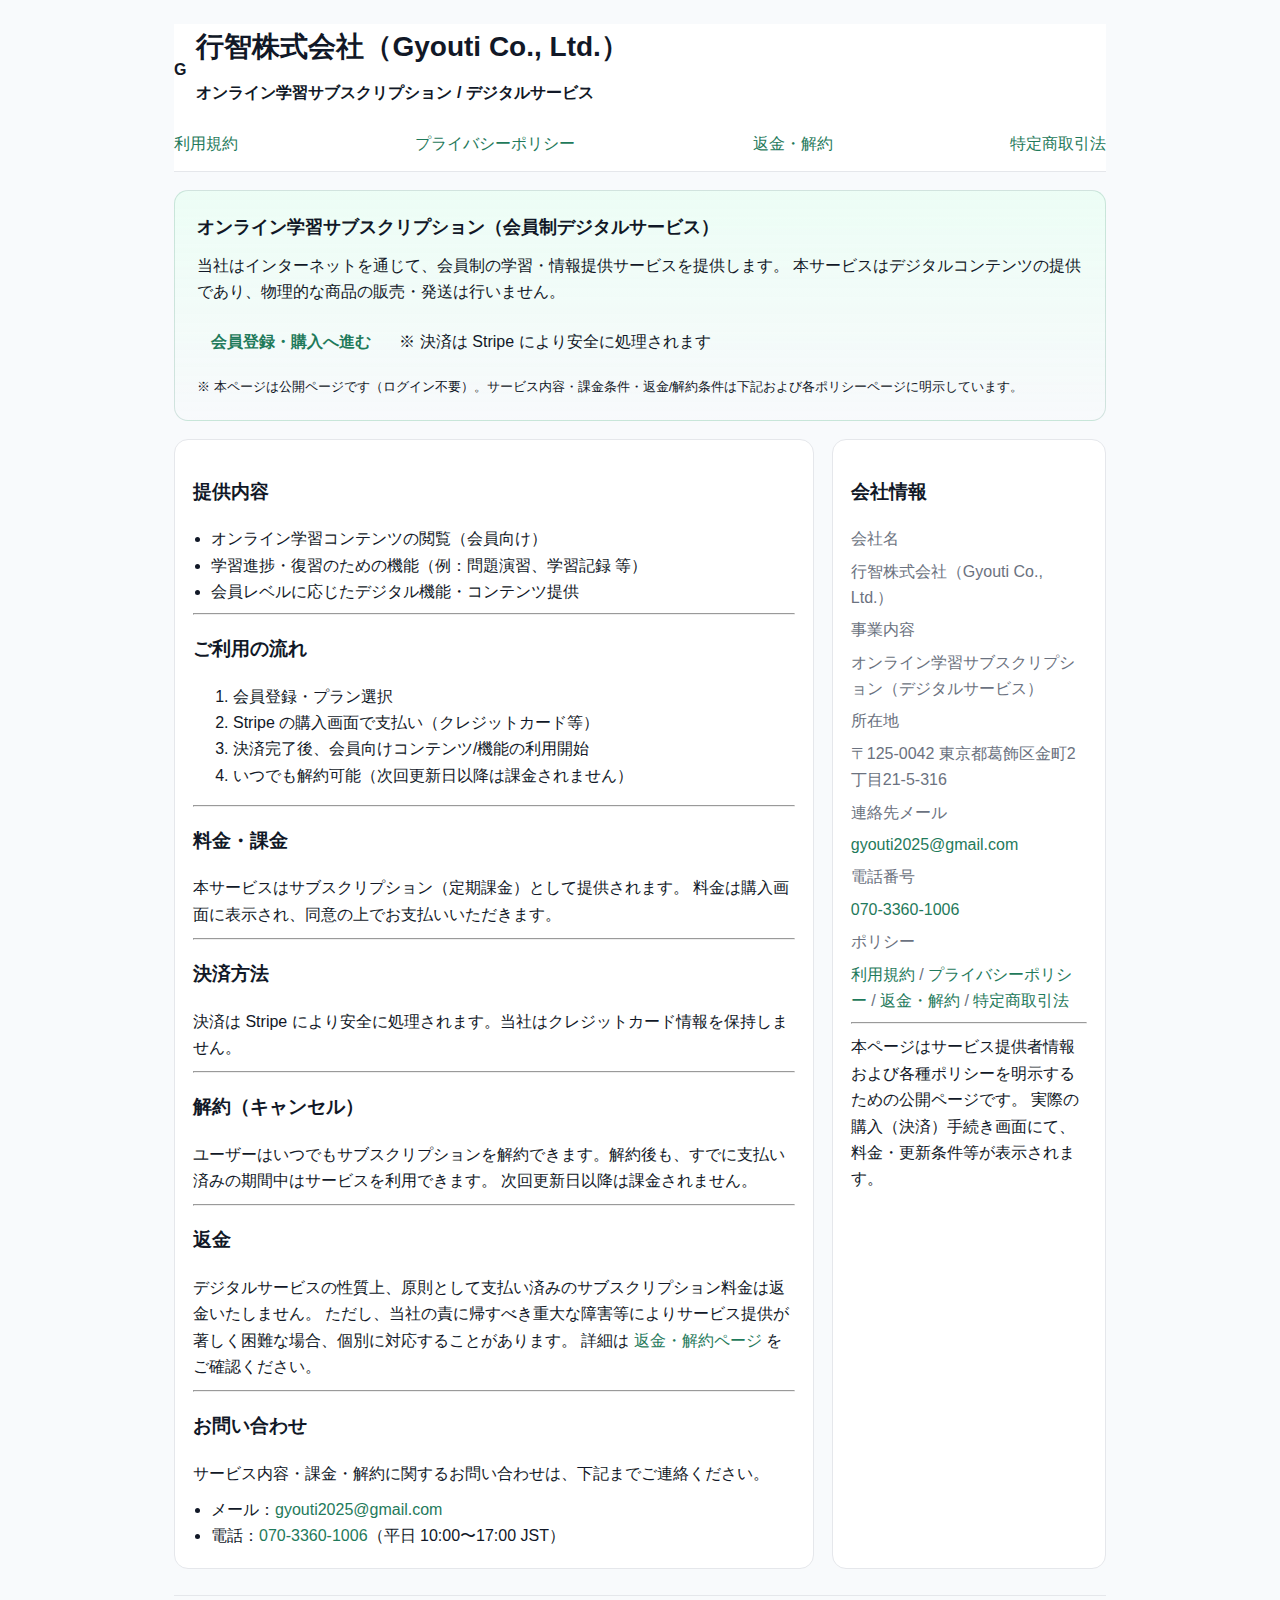
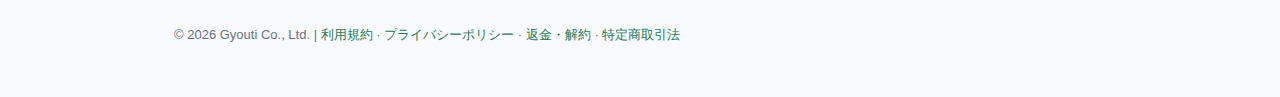
<file: index.html>
<!doctype html>
<html lang="ja">
<head>
  <meta charset="utf-8" />
  <meta name="viewport" content="width=device-width, initial-scale=1" />
  <title>行智株式会社（Gyouti Co., Ltd.）｜オンライン学習サブスクリプション</title>
  <meta name="description" content="行智株式会社はオンライン学習サブスクリプション（デジタルサービス）を提供しています。料金はサブスクリプションとして請求され、決済はStripeにより安全に処理されます。" />
  <link rel="stylesheet" href="/assets/style.css" />
</head>

<body>
  <div class="container">
    <header class="header">
      <div class="brand">
        <div class="logo">G</div>
        <div>
          <h1>行智株式会社（Gyouti Co., Ltd.）</h1>
          <p>オンライン学習サブスクリプション / デジタルサービス</p>
        </div>
      </div>
      <nav class="nav" aria-label="Primary">
        <a href="/terms.html">利用規約</a>
        <a href="/privacy.html">プライバシーポリシー</a>
        <a href="/refund.html">返金・解約</a>
        <a href="/tokutei.html">特定商取引法</a>
      </nav>
    </header>

    <section class="hero">
      <h2>オンライン学習サブスクリプション（会員制デジタルサービス）</h2>
      <p>
        当社はインターネットを通じて、会員制の学習・情報提供サービスを提供します。
        本サービスはデジタルコンテンツの提供であり、物理的な商品の販売・発送は行いません。
      </p>

      <div style="margin-top: 14px;">
        <a
          href="https://kanago.jp"
          style="display:inline-block;padding:10px 14px;border-radius:10px;text-decoration:none;font-weight:600;"
        >
          会員登録・購入へ進む
        </a>
        <span class="note" style="display:inline-block;margin-left:10px;">
          ※ 決済は Stripe により安全に処理されます
        </span>
      </div>

      <small class="note" style="display:block;margin-top:10px;">
        ※ 本ページは公開ページです（ログイン不要）。サービス内容・課金条件・返金/解約条件は下記および各ポリシーページに明示しています。
      </small>
    </section>

    <div class="grid">
      <section class="card">
        <h3>提供内容</h3>
        <ul>
          <li>オンライン学習コンテンツの閲覧（会員向け）</li>
          <li>学習進捗・復習のための機能（例：問題演習、学習記録 等）</li>
          <li>会員レベルに応じたデジタル機能・コンテンツ提供</li>
        </ul>

        <hr class="sep" />

        <h3>ご利用の流れ</h3>
        <ol>
          <li>会員登録・プラン選択</li>
          <li>Stripe の購入画面で支払い（クレジットカード等）</li>
          <li>決済完了後、会員向けコンテンツ/機能の利用開始</li>
          <li>いつでも解約可能（次回更新日以降は課金されません）</li>
        </ol>

        <hr class="sep" />

        <h3>料金・課金</h3>
        <p>
          本サービスはサブスクリプション（定期課金）として提供されます。
          料金は購入画面に表示され、同意の上でお支払いいただきます。
        </p>

        <hr class="sep" />

        <h3>決済方法</h3>
        <p>
          決済は Stripe により安全に処理されます。当社はクレジットカード情報を保持しません。
        </p>

        <hr class="sep" />

        <h3>解約（キャンセル）</h3>
        <p>
          ユーザーはいつでもサブスクリプションを解約できます。解約後も、すでに支払い済みの期間中はサービスを利用できます。
          次回更新日以降は課金されません。
        </p>

        <hr class="sep" />

        <h3>返金</h3>
        <p>
          デジタルサービスの性質上、原則として支払い済みのサブスクリプション料金は返金いたしません。
          ただし、当社の責に帰すべき重大な障害等によりサービス提供が著しく困難な場合、個別に対応することがあります。
          詳細は <a href="/refund.html">返金・解約ページ</a> をご確認ください。
        </p>

        <hr class="sep" />

        <h3>お問い合わせ</h3>
        <p>
          サービス内容・課金・解約に関するお問い合わせは、下記までご連絡ください。
        </p>
        <ul>
          <li>メール：<a href="mailto:gyouti2025@gmail.com">gyouti2025@gmail.com</a></li>
          <li>電話：<a href="tel:+817033601006">070-3360-1006</a>（平日 10:00〜17:00 JST）</li>
        </ul>
      </section>

      <aside class="card">
        <h3>会社情報</h3>
        <div class="kv" role="list">
          <div class="k" role="listitem">会社名</div>
          <div class="v">行智株式会社（Gyouti Co., Ltd.）</div>

          <div class="k" role="listitem">事業内容</div>
          <div class="v">オンライン学習サブスクリプション（デジタルサービス）</div>

          <div class="k" role="listitem">所在地</div>
          <div class="v">〒125-0042 東京都葛飾区金町2丁目21-5-316</div>

          <div class="k" role="listitem">連絡先メール</div>
          <div class="v"><a href="mailto:gyouti2025@gmail.com">gyouti2025@gmail.com</a></div>

          <div class="k" role="listitem">電話番号</div>
          <div class="v"><a href="tel:+817033601006">070-3360-1006</a></div>

          <div class="k" role="listitem">ポリシー</div>
          <div class="v">
            <a href="/terms.html">利用規約</a> /
            <a href="/privacy.html">プライバシーポリシー</a> /
            <a href="/refund.html">返金・解約</a> /
            <a href="/tokutei.html">特定商取引法</a>
          </div>
        </div>

        <hr class="sep" />

        <p class="muted">
          本ページはサービス提供者情報および各種ポリシーを明示するための公開ページです。
          実際の購入（決済）手続き画面にて、料金・更新条件等が表示されます。
        </p>
      </aside>
    </div>

    <footer class="footer">
      <p>
        © <span id="y"></span> Gyouti Co., Ltd. |
        <a href="/terms.html">利用規約</a> ·
        <a href="/privacy.html">プライバシーポリシー</a> ·
        <a href="/refund.html">返金・解約</a> ·
        <a href="/tokutei.html">特定商取引法</a>
      </p>
    </footer>
  </div>

  <script>
    document.getElementById("y").textContent = new Date().getFullYear();
  </script>
</body>
</html>
</file>
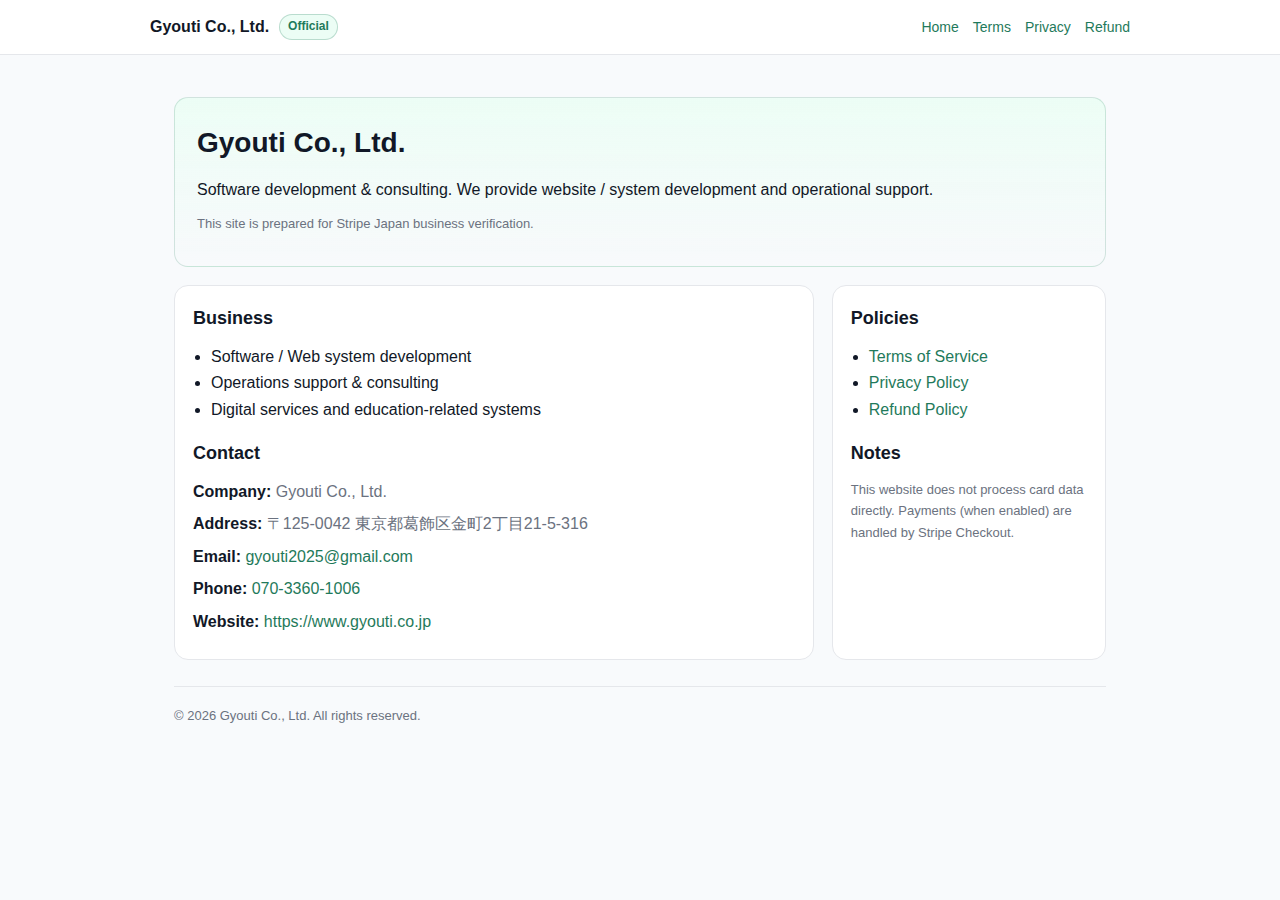
<file: assets/index.html>
<!doctype html>
<html lang="ja">
<head>
  <meta charset="utf-8" />
  <meta name="viewport" content="width=device-width,initial-scale=1" />
  <title>Gyouti Co., Ltd. | Official Website</title>
  <meta name="description" content="Gyouti Co., Ltd. official website. Software development & consulting. Prepared for Stripe Japan business verification." />
  <link rel="stylesheet" href="/assets/style.css" />
</head>
<body>
  <header class="header">
    <div class="container nav">
      <div class="brand">
        <span>Gyouti Co., Ltd.</span>
        <span class="badge">Official</span>
      </div>
      <nav class="menu">
        <a href="/">Home</a>
        <a href="/terms.html">Terms</a>
        <a href="/privacy.html">Privacy</a>
        <a href="/refund.html">Refund</a>
      </nav>
    </div>
  </header>

  <main class="container">
    <section class="hero">
      <h1>Gyouti Co., Ltd.</h1>
      <p>Software development & consulting. We provide website / system development and operational support.</p>
      <p class="small">This site is prepared for Stripe Japan business verification.</p>
    </section>

    <section class="grid">
      <div class="card">
        <h2>Business</h2>
        <ul>
          <li>Software / Web system development</li>
          <li>Operations support & consulting</li>
          <li>Digital services and education-related systems</li>
        </ul>

        <h2 style="margin-top:16px;">Contact</h2>
        <div class="kv">
          <div><b>Company:</b> Gyouti Co., Ltd.</div>
          <div><b>Address:</b> 〒125-0042 東京都葛飾区金町2丁目21-5-316</div>
          <div><b>Email:</b> <a href="mailto:gyouti2025@gmail.com">gyouti2025@gmail.com</a></div>
          <div><b>Phone:</b> <a href="tel:+817033601006">070-3360-1006</a></div>
          <div><b>Website:</b> <a href="https://www.gyouti.co.jp">https://www.gyouti.co.jp</a></div>
        </div>
      </div>

      <div class="card">
        <h2>Policies</h2>
        <ul>
          <li><a href="/terms.html">Terms of Service</a></li>
          <li><a href="/privacy.html">Privacy Policy</a></li>
          <li><a href="/refund.html">Refund Policy</a></li>
        </ul>

        <h2 style="margin-top:16px;">Notes</h2>
        <p class="small">
          This website does not process card data directly. Payments (when enabled) are handled by Stripe Checkout.
        </p>
      </div>
    </section>

    <footer class="footer">
      © <span id="y"></span> Gyouti Co., Ltd. All rights reserved.
    </footer>
  </main>

  <script>
    document.getElementById('y').textContent = new Date().getFullYear();
  </script>
</body>
</html>
</file>
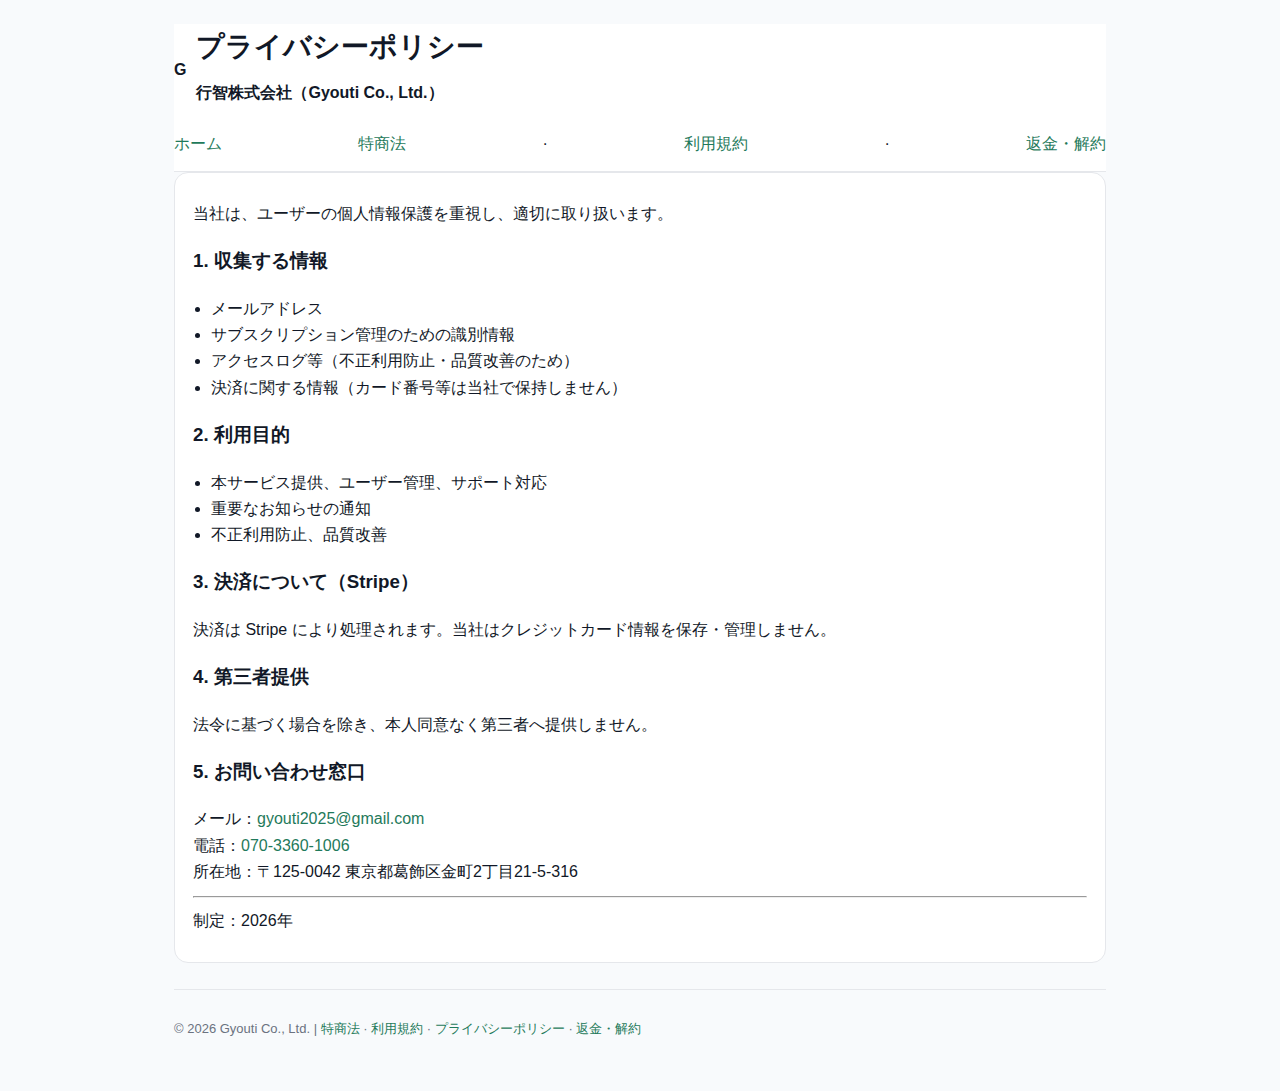
<file: privacy.html>
<!doctype html>
<html lang="ja">
<head>
  <meta charset="utf-8" />
  <meta name="viewport" content="width=device-width, initial-scale=1" />
  <title>プライバシーポリシー｜行智株式会社</title>
  <meta name="description" content="行智株式会社のプライバシーポリシー。" />
  <link rel="stylesheet" href="/assets/style.css" />
</head>
<body>
  <div class="container">
    <header class="header">
      <div class="brand">
        <div class="logo">G</div>
        <div>
          <h1>プライバシーポリシー</h1>
          <p>行智株式会社（Gyouti Co., Ltd.）</p>
        </div>
      </div>
      <nav class="nav">
        <a href="/">ホーム</a>
        <a href="/tokutei.html">特商法</a> ·
        <a href="/terms.html">利用規約</a> ·
        <a href="/refund.html">返金・解約</a>
      </nav>
    </header>

    <section class="card">
      <p>当社は、ユーザーの個人情報保護を重視し、適切に取り扱います。</p>

      <h3>1. 収集する情報</h3>
      <ul>
        <li>メールアドレス</li>
        <li>サブスクリプション管理のための識別情報</li>
        <li>アクセスログ等（不正利用防止・品質改善のため）</li>
        <li>決済に関する情報（カード番号等は当社で保持しません）</li>
      </ul>

      <h3>2. 利用目的</h3>
      <ul>
        <li>本サービス提供、ユーザー管理、サポート対応</li>
        <li>重要なお知らせの通知</li>
        <li>不正利用防止、品質改善</li>
      </ul>

      <h3>3. 決済について（Stripe）</h3>
      <p>
        決済は Stripe により処理されます。当社はクレジットカード情報を保存・管理しません。
      </p>

      <h3>4. 第三者提供</h3>
      <p>
        法令に基づく場合を除き、本人同意なく第三者へ提供しません。
      </p>

      <h3>5. お問い合わせ窓口</h3>
      <p>
        メール：<a href="mailto:gyouti2025@gmail.com">gyouti2025@gmail.com</a><br />
        電話：<a href="tel:+817033601006">070-3360-1006</a><br />
        所在地：〒125-0042 東京都葛飾区金町2丁目21-5-316
      </p>

      <hr class="sep" />
      <p class="muted">制定：2026年</p>
    </section>

    <footer class="footer">
      <p>
        © <span id="y"></span> Gyouti Co., Ltd. |
        <a href="/tokutei.html">特商法</a> ·
        <a href="/terms.html">利用規約</a> ·
        <a href="/privacy.html">プライバシーポリシー</a> ·
        <a href="/refund.html">返金・解約</a>
      </p>
    </footer>
  </div>
  <script>document.getElementById("y").textContent = new Date().getFullYear();</script>
</body>
</html>
</file>
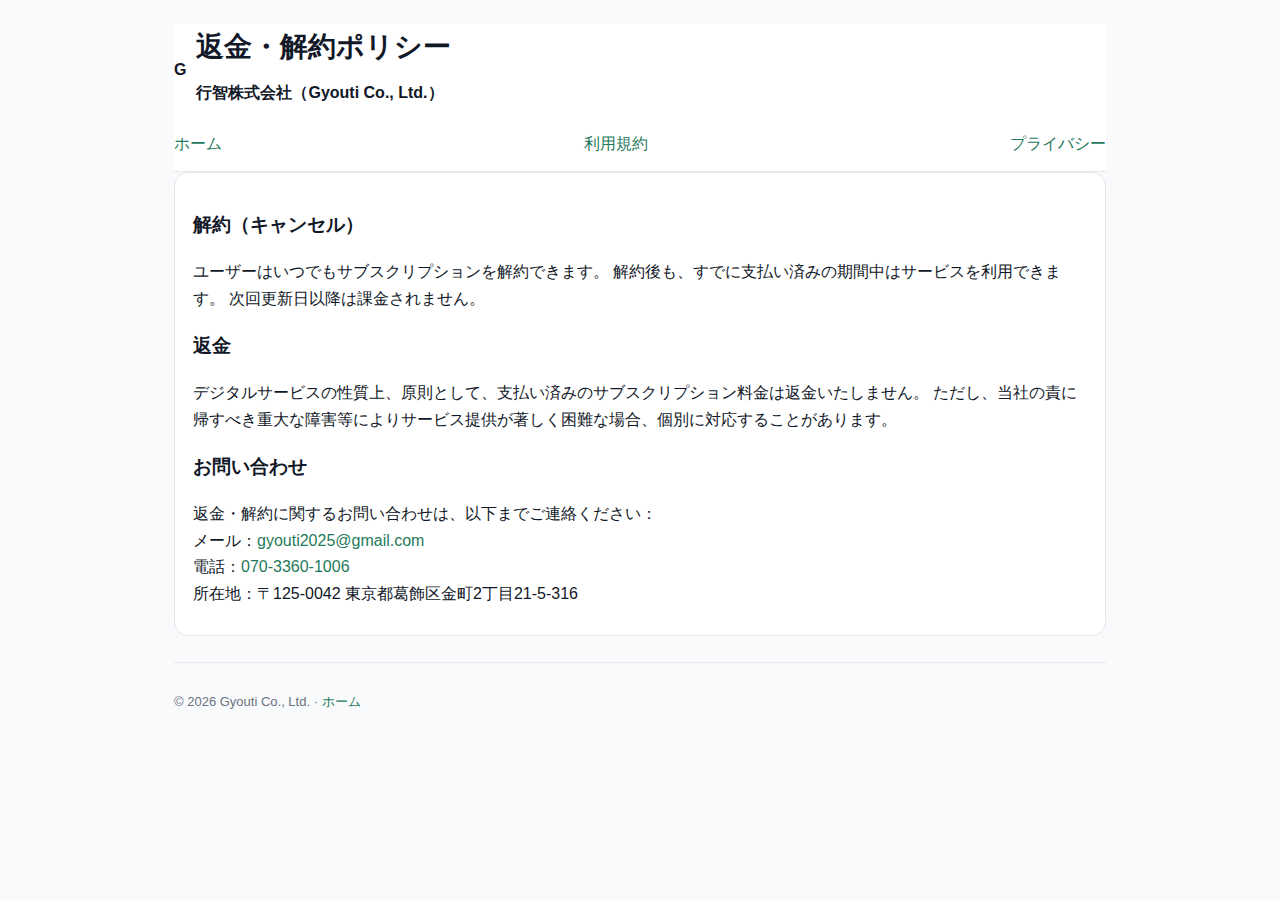
<file: refund.html>
<!doctype html>
<html lang="ja">
<head>
  <meta charset="utf-8" />
  <meta name="viewport" content="width=device-width, initial-scale=1" />
  <title>返金・解約ポリシー｜行智株式会社</title>
  <meta name="description" content="行智株式会社の返金・解約ポリシー。" />
  <link rel="stylesheet" href="/assets/style.css" />
</head>
<body>
  <div class="container">
    <header class="header">
      <div class="brand">
        <div class="logo">G</div>
        <div>
          <h1>返金・解約ポリシー</h1>
          <p>行智株式会社（Gyouti Co., Ltd.）</p>
        </div>
      </div>
      <nav class="nav">
        <a href="/">ホーム</a>
        <a href="/terms.html">利用規約</a>
        <a href="/privacy.html">プライバシー</a>
      </nav>
    </header>

    <section class="card">
      <h3>解約（キャンセル）</h3>
      <p>
        ユーザーはいつでもサブスクリプションを解約できます。
        解約後も、すでに支払い済みの期間中はサービスを利用できます。
        次回更新日以降は課金されません。
      </p>

      <h3>返金</h3>
      <p>
        デジタルサービスの性質上、原則として、支払い済みのサブスクリプション料金は返金いたしません。
        ただし、当社の責に帰すべき重大な障害等によりサービス提供が著しく困難な場合、個別に対応することがあります。
      </p>

      <h3>お問い合わせ</h3>
      <p>
        返金・解約に関するお問い合わせは、以下までご連絡ください：<br />
        メール：<a href="mailto:gyouti2025@gmail.com">gyouti2025@gmail.com</a><br />
        電話：<a href="tel:+817033601006">070-3360-1006</a><br />
        所在地：〒125-0042 東京都葛飾区金町2丁目21-5-316
      </p>
    </section>

    <footer class="footer">
      <p>© <span id="y"></span> Gyouti Co., Ltd. · <a href="/">ホーム</a></p>
    </footer>
  </div>
  <script>document.getElementById("y").textContent = new Date().getFullYear();</script>
</body>
</html>
</file>
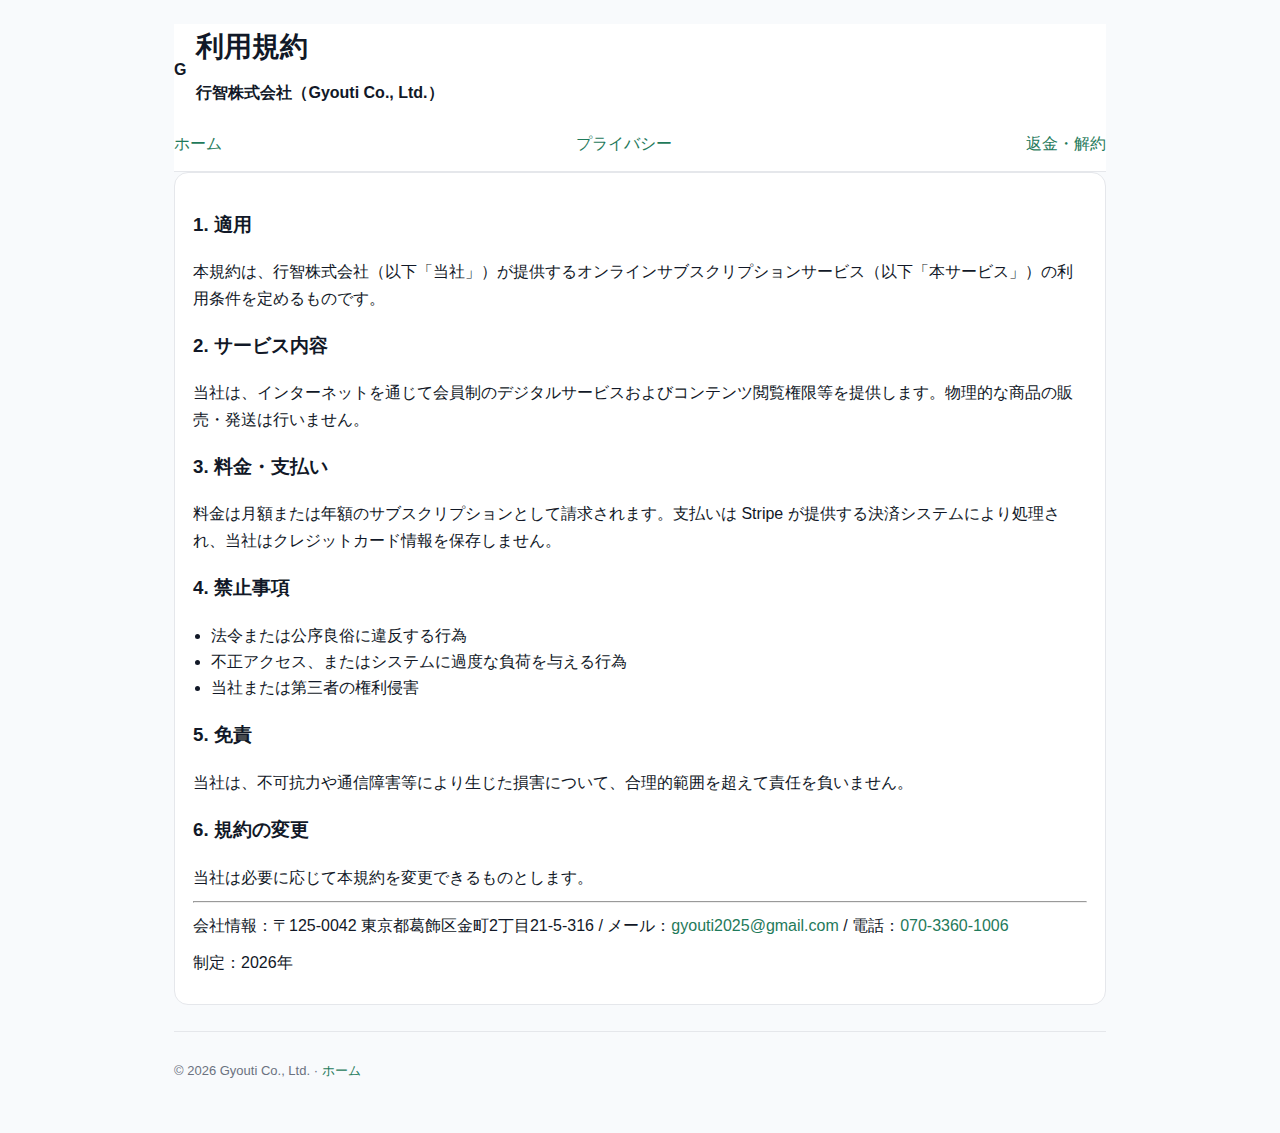
<file: terms.html>
<!doctype html>
<html lang="ja">
<head>
  <meta charset="utf-8" />
  <meta name="viewport" content="width=device-width, initial-scale=1" />
  <title>利用規約｜行智株式会社</title>
  <meta name="description" content="行智株式会社の利用規約。" />
  <link rel="stylesheet" href="/assets/style.css" />
</head>
<body>
  <div class="container">
    <header class="header">
      <div class="brand">
        <div class="logo">G</div>
        <div>
          <h1>利用規約</h1>
          <p>行智株式会社（Gyouti Co., Ltd.）</p>
        </div>
      </div>
      <nav class="nav">
        <a href="/">ホーム</a>
        <a href="/privacy.html">プライバシー</a>
        <a href="/refund.html">返金・解約</a>
      </nav>
    </header>

    <section class="card">
      <h3>1. 適用</h3>
      <p>
        本規約は、行智株式会社（以下「当社」）が提供するオンラインサブスクリプションサービス（以下「本サービス」）の利用条件を定めるものです。
      </p>

      <h3>2. サービス内容</h3>
      <p>
        当社は、インターネットを通じて会員制のデジタルサービスおよびコンテンツ閲覧権限等を提供します。物理的な商品の販売・発送は行いません。
      </p>

      <h3>3. 料金・支払い</h3>
      <p>
        料金は月額または年額のサブスクリプションとして請求されます。支払いは Stripe が提供する決済システムにより処理され、当社はクレジットカード情報を保存しません。
      </p>

      <h3>4. 禁止事項</h3>
      <ul>
        <li>法令または公序良俗に違反する行為</li>
        <li>不正アクセス、またはシステムに過度な負荷を与える行為</li>
        <li>当社または第三者の権利侵害</li>
      </ul>

      <h3>5. 免責</h3>
      <p>
        当社は、不可抗力や通信障害等により生じた損害について、合理的範囲を超えて責任を負いません。
      </p>

      <h3>6. 規約の変更</h3>
      <p>
        当社は必要に応じて本規約を変更できるものとします。
      </p>

      <hr class="sep" />
      <p class="muted">
        会社情報：〒125-0042 東京都葛飾区金町2丁目21-5-316 /
        メール：<a href="mailto:gyouti2025@gmail.com">gyouti2025@gmail.com</a> /
        電話：<a href="tel:+817033601006">070-3360-1006</a>
      </p>
      <p class="muted">制定：2026年</p>
    </section>

    <footer class="footer">
      <p>© <span id="y"></span> Gyouti Co., Ltd. · <a href="/">ホーム</a></p>
    </footer>
  </div>
  <script>document.getElementById("y").textContent = new Date().getFullYear();</script>
</body>
</html>
</file>
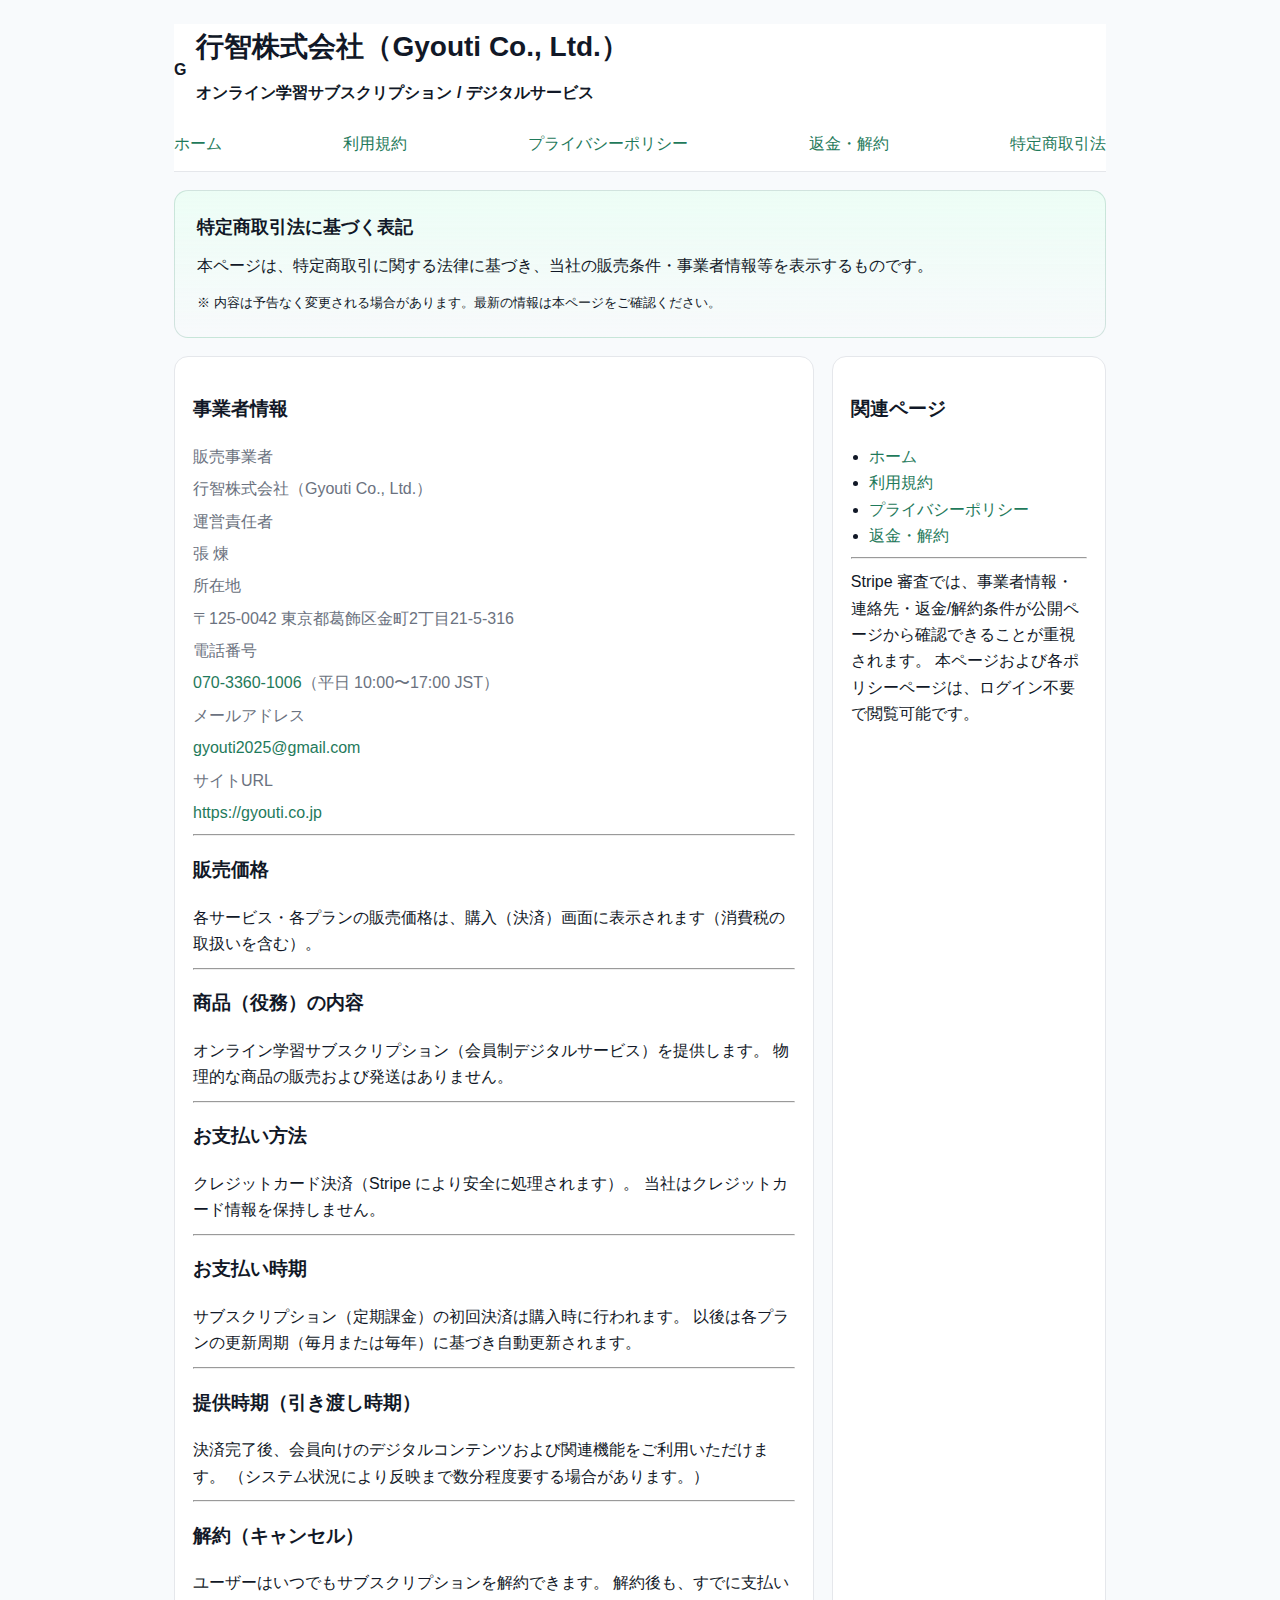
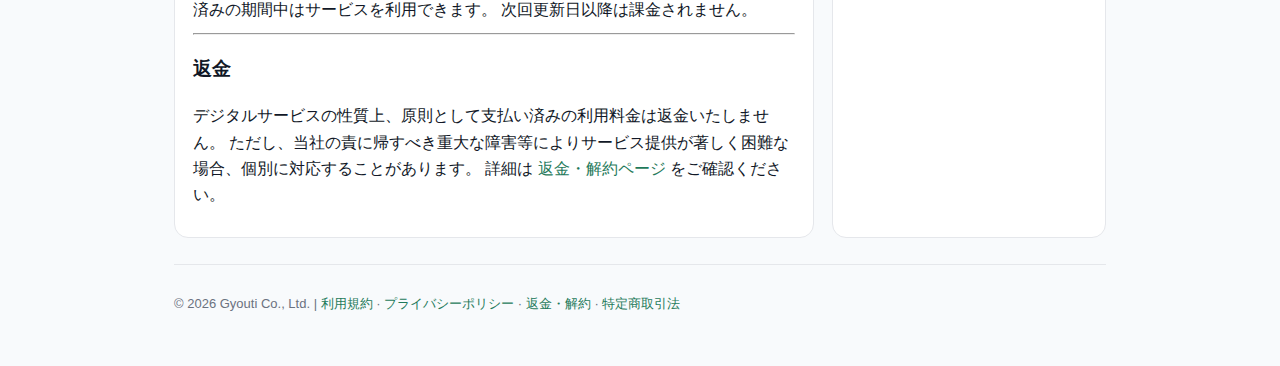
<file: tokutei.html>
<!doctype html>
<html lang="ja">
<head>
  <meta charset="utf-8" />
  <meta name="viewport" content="width=device-width, initial-scale=1" />
  <title>特定商取引法に基づく表記｜行智株式会社（Gyouti Co., Ltd.）</title>
  <meta name="description" content="行智株式会社（Gyouti Co., Ltd.）の特定商取引法に基づく表記です。" />
  <link rel="stylesheet" href="/assets/style.css" />
</head>

<body>
  <div class="container">
    <header class="header">
      <div class="brand">
        <div class="logo">G</div>
        <div>
          <h1>行智株式会社（Gyouti Co., Ltd.）</h1>
          <p>オンライン学習サブスクリプション / デジタルサービス</p>
        </div>
      </div>
      <nav class="nav" aria-label="Primary">
        <a href="/">ホーム</a>
        <a href="/terms.html">利用規約</a>
        <a href="/privacy.html">プライバシーポリシー</a>
        <a href="/refund.html">返金・解約</a>
        <a href="/tokutei.html" aria-current="page">特定商取引法</a>
      </nav>
    </header>

    <section class="hero">
      <h2>特定商取引法に基づく表記</h2>
      <p>
        本ページは、特定商取引に関する法律に基づき、当社の販売条件・事業者情報等を表示するものです。
      </p>
      <small class="note">
        ※ 内容は予告なく変更される場合があります。最新の情報は本ページをご確認ください。
      </small>
    </section>

    <div class="grid">
      <section class="card">
        <h3>事業者情報</h3>
        <div class="kv" role="list">
          <div class="k" role="listitem">販売事業者</div>
          <div class="v">行智株式会社（Gyouti Co., Ltd.）</div>

          <div class="k" role="listitem">運営責任者</div>
          <div class="v">張 煉</div>

          <div class="k" role="listitem">所在地</div>
          <div class="v">〒125-0042 東京都葛飾区金町2丁目21-5-316</div>

          <div class="k" role="listitem">電話番号</div>
          <div class="v"><a href="tel:+817033601006">070-3360-1006</a>（平日 10:00〜17:00 JST）</div>

          <div class="k" role="listitem">メールアドレス</div>
          <div class="v"><a href="mailto:gyouti2025@gmail.com">gyouti2025@gmail.com</a></div>

          <div class="k" role="listitem">サイトURL</div>
          <div class="v"><a href="https://gyouti.co.jp">https://gyouti.co.jp</a></div>
        </div>

        <hr class="sep" />

        <h3>販売価格</h3>
        <p>
          各サービス・各プランの販売価格は、購入（決済）画面に表示されます（消費税の取扱いを含む）。
        </p>

        <hr class="sep" />

        <h3>商品（役務）の内容</h3>
        <p>
          オンライン学習サブスクリプション（会員制デジタルサービス）を提供します。
          物理的な商品の販売および発送はありません。
        </p>

        <hr class="sep" />

        <h3>お支払い方法</h3>
        <p>
          クレジットカード決済（Stripe により安全に処理されます）。
          当社はクレジットカード情報を保持しません。
        </p>

        <hr class="sep" />

        <h3>お支払い時期</h3>
        <p>
          サブスクリプション（定期課金）の初回決済は購入時に行われます。
          以後は各プランの更新周期（毎月または毎年）に基づき自動更新されます。
        </p>

        <hr class="sep" />

        <h3>提供時期（引き渡し時期）</h3>
        <p>
          決済完了後、会員向けのデジタルコンテンツおよび関連機能をご利用いただけます。
          （システム状況により反映まで数分程度要する場合があります。）
        </p>

        <hr class="sep" />

        <h3>解約（キャンセル）</h3>
        <p>
          ユーザーはいつでもサブスクリプションを解約できます。
          解約後も、すでに支払い済みの期間中はサービスを利用できます。
          次回更新日以降は課金されません。
        </p>

        <hr class="sep" />

        <h3>返金</h3>
        <p>
          デジタルサービスの性質上、原則として支払い済みの利用料金は返金いたしません。
          ただし、当社の責に帰すべき重大な障害等によりサービス提供が著しく困難な場合、個別に対応することがあります。
          詳細は <a href="/refund.html">返金・解約ページ</a> をご確認ください。
        </p>
      </section>

      <aside class="card">
        <h3>関連ページ</h3>
        <ul>
          <li><a href="/">ホーム</a></li>
          <li><a href="/terms.html">利用規約</a></li>
          <li><a href="/privacy.html">プライバシーポリシー</a></li>
          <li><a href="/refund.html">返金・解約</a></li>
        </ul>

        <hr class="sep" />

        <p class="muted">
          Stripe 審査では、事業者情報・連絡先・返金/解約条件が公開ページから確認できることが重視されます。
          本ページおよび各ポリシーページは、ログイン不要で閲覧可能です。
        </p>
      </aside>
    </div>

    <footer class="footer">
      <p>
        © <span id="y"></span> Gyouti Co., Ltd. |
        <a href="/terms.html">利用規約</a> ·
        <a href="/privacy.html">プライバシーポリシー</a> ·
        <a href="/refund.html">返金・解約</a> ·
        <a href="/tokutei.html">特定商取引法</a>
      </p>
    </footer>
  </div>

  <script>
    document.getElementById("y").textContent = new Date().getFullYear();
  </script>
</body>
</html>
</file>
<file: assets/style.css>
:root{
  --brand:#1f7a5b;
  --text:#111827;
  --muted:#6b7280;
  --bg:#f8fafc;
  --card:#ffffff;
  --border:#e5e7eb;
}

*{box-sizing:border-box}
body{
  margin:0;
  font-family:-apple-system,BlinkMacSystemFont,"Segoe UI",Roboto,Helvetica,Arial,"Noto Sans","PingFang SC","Hiragino Sans","Microsoft YaHei",sans-serif;
  color:var(--text);
  background:var(--bg);
  line-height:1.65;
}
a{color:var(--brand);text-decoration:none}
a:hover{text-decoration:underline}
.container{max-width:980px;margin:0 auto;padding:24px}
.header{
  background:var(--card);
  border-bottom:1px solid var(--border);
}
.nav{display:flex;align-items:center;justify-content:space-between;gap:16px;padding:14px 0}
.brand{display:flex;align-items:center;gap:10px;font-weight:800}
.badge{font-size:12px;color:var(--brand);border:1px solid rgba(31,122,91,.25);padding:2px 8px;border-radius:999px;background:#ecfdf5}
.menu{display:flex;gap:14px;flex-wrap:wrap;font-size:14px}
.hero{
  margin-top:18px;
  background:linear-gradient(180deg,#ecfdf5,rgba(236,253,245,0));
  border:1px solid rgba(31,122,91,.18);
  border-radius:14px;
  padding:22px;
}
.grid{display:grid;grid-template-columns:1.4fr .6fr;gap:18px;margin-top:18px}
.card{
  background:var(--card);
  border:1px solid var(--border);
  border-radius:14px;
  padding:18px;
}
h1{font-size:28px;margin:0 0 10px}
h2{font-size:18px;margin:0 0 10px}
p{margin:10px 0}
.kv{margin:10px 0 0}
.kv div{margin:6px 0;color:var(--muted)}
.kv b{color:var(--text)}
.footer{
  margin-top:26px;
  color:var(--muted);
  font-size:13px;
  padding:18px 0;
  border-top:1px solid var(--border);
}
.small{font-size:13px;color:var(--muted)}
ul{margin:10px 0 0;padding-left:18px}
@media (max-width:860px){
  .grid{grid-template-columns:1fr}
}
</file>
